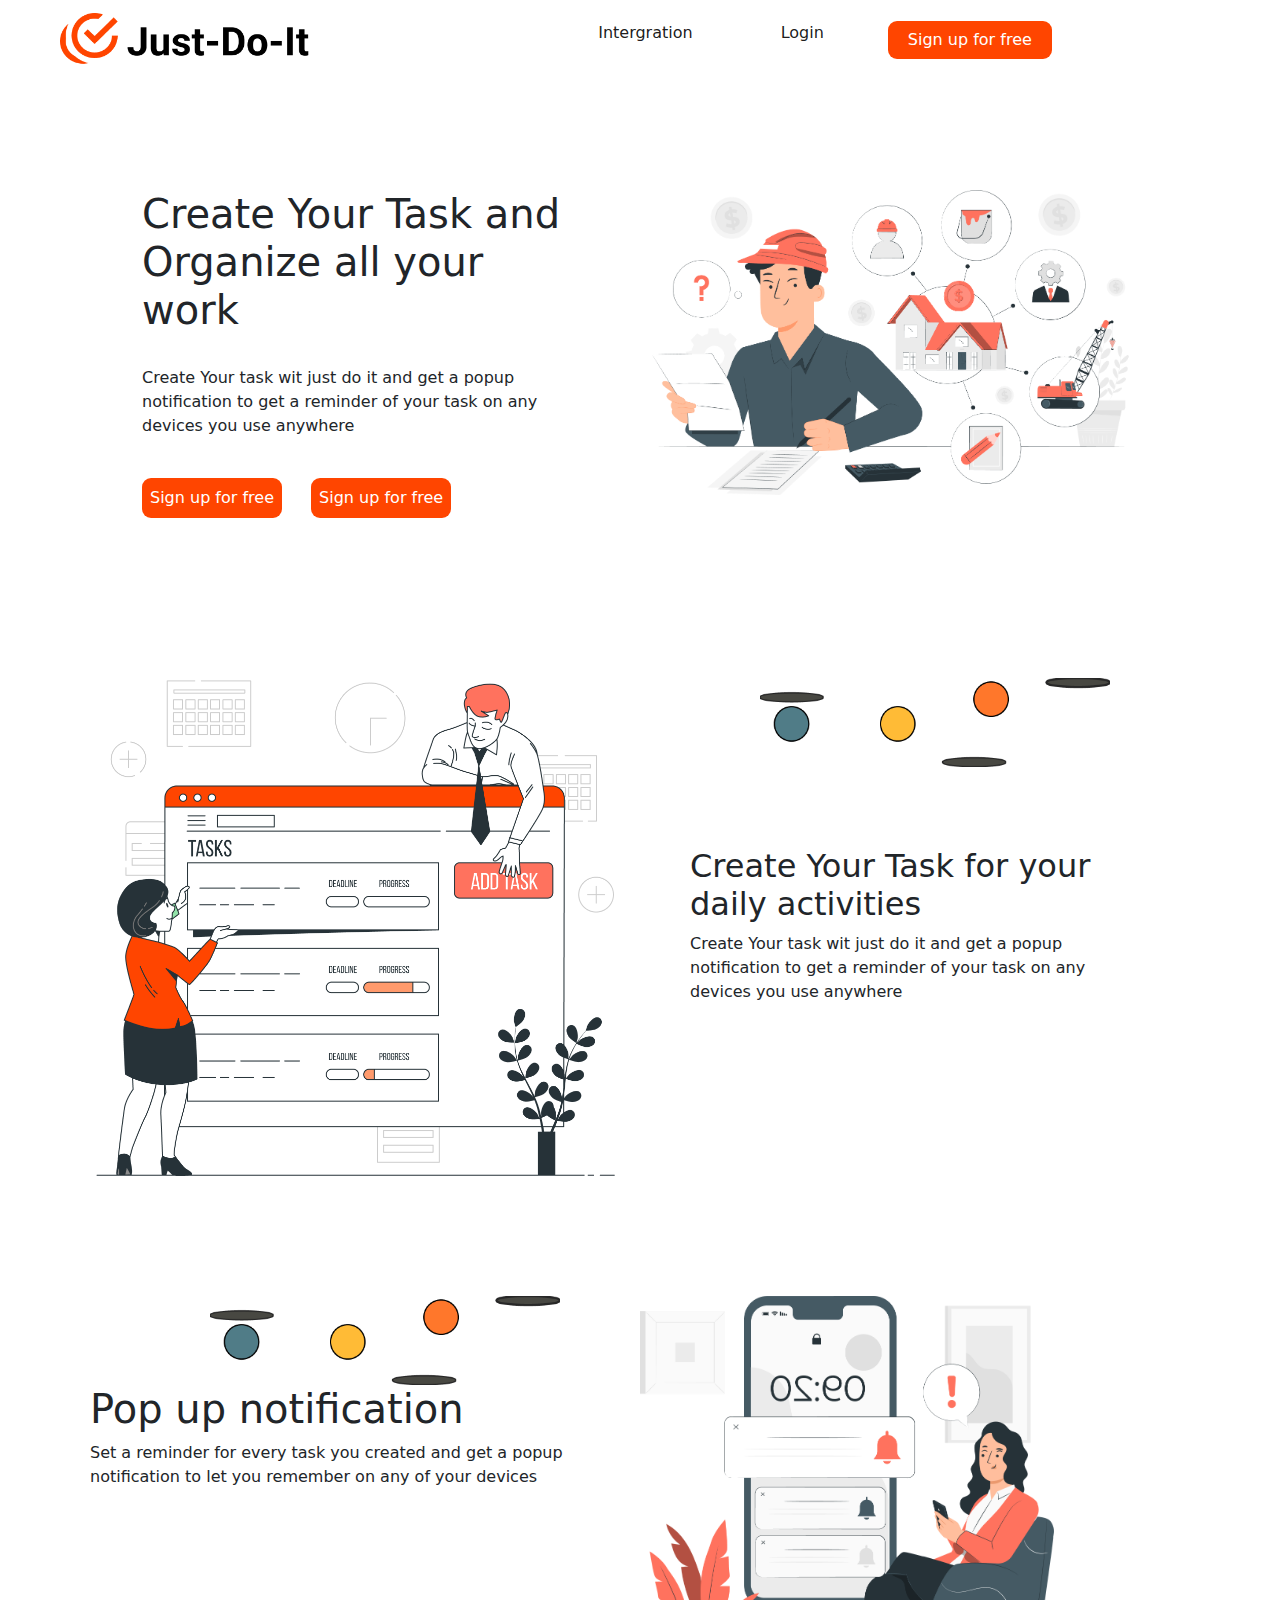
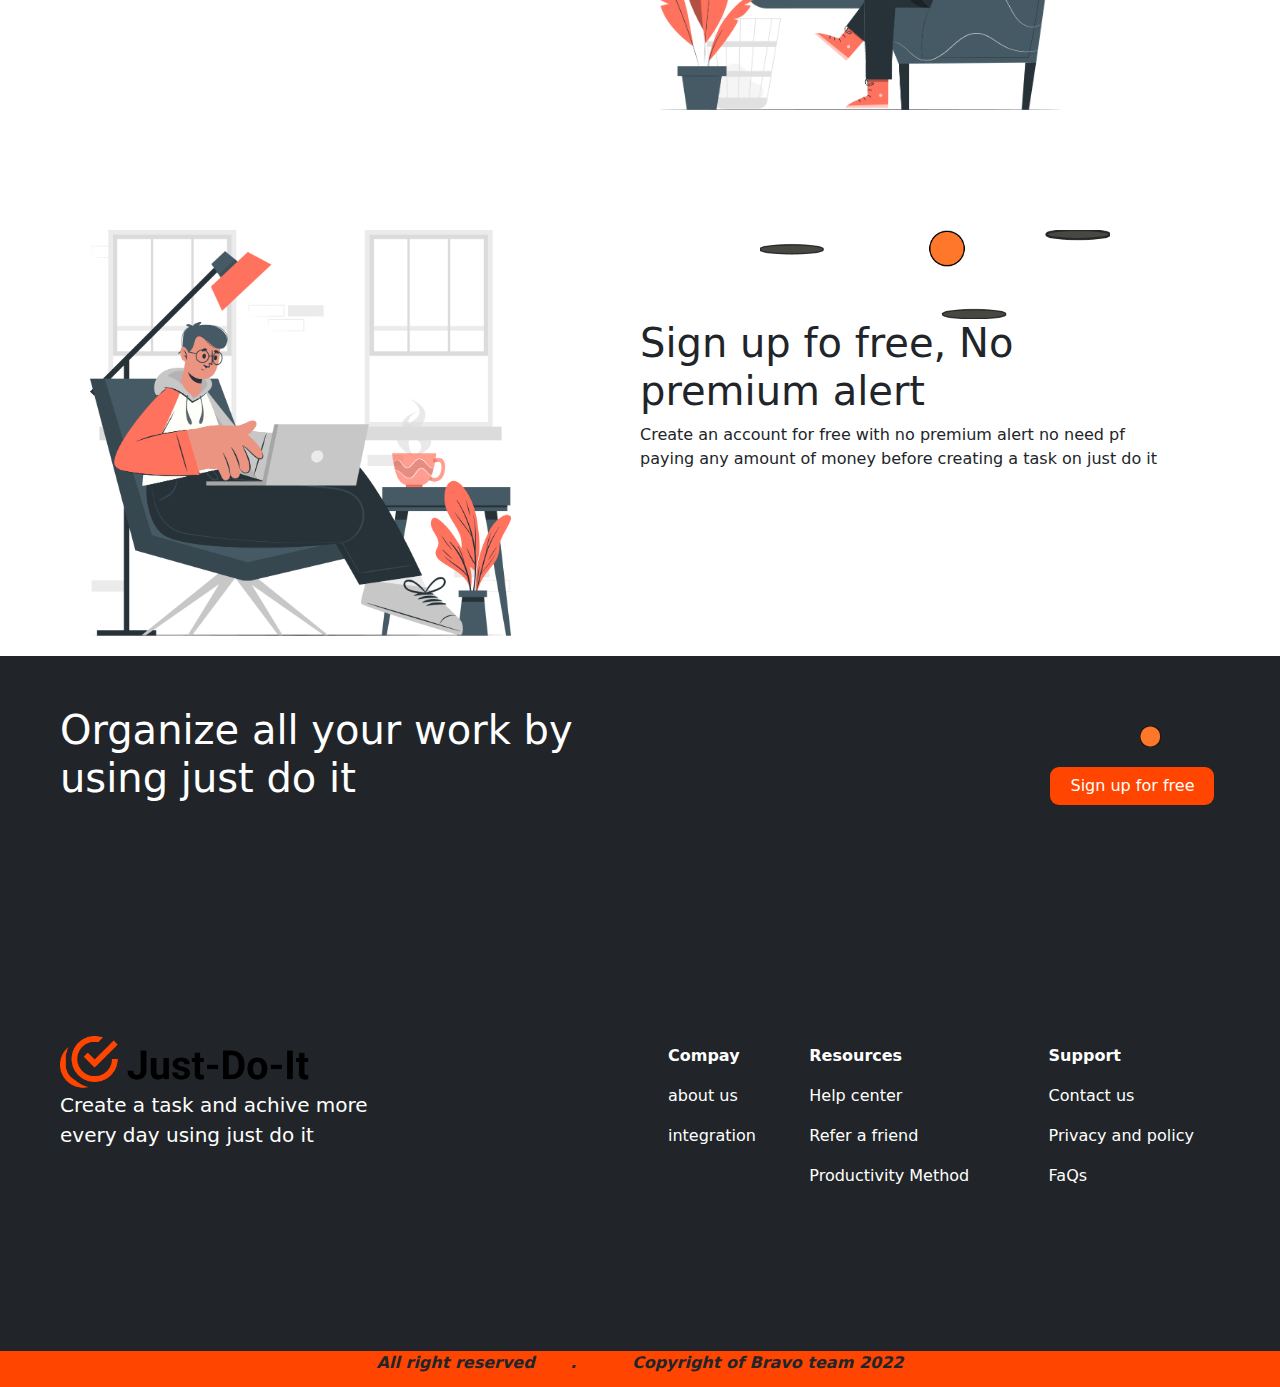
<file: Bravo/index.html>
<!DOCTYPE html>
<html lang="en">
<head>
    <meta charset="UTF-8">
    <meta http-equiv="X-UA-Compatible" content="IE=edge">
    <meta name="viewport" content="width=device-width, initial-scale=1.0">
    <title>Just Do it </title>
</head>
<link rel="stylesheet" href="./css/all.min.css">
<link rel="stylesheet" href="./css/bootstrap.css">
<link rel="stylesheet" href="./style.css">



<body>
    
        <nav class="navbar navbar-expand-lg " style="background-color: white;">
            <div class="container-fluid">
              <a class="navbar-brand mx-5" href="#"><img src="./images/Group 6.png" class="img-fluid"  style="width:250px;"   alt=""></a>
              <button class="navbar-toggler" type="button" data-bs-toggle="collapse" data-bs-target="#navbarNavAltMarkup" aria-controls="navbarNavAltMarkup" aria-expanded="false" aria-label="Toggle navigation">
                <span class="navbar-toggler-icon"></span>
              </button>
              <div class="collapse navbar-collapse " id="navbarNavAltMarkup">
                <div class="navbar-nav justify-content-space-around gap-4  ">
                  <a class="nav-link active mx-4" aria-current="page" href="#">Intergration</a>
                  <a class="nav-link  active mx-4" href="./sign-in.html">Login</a>
                  <a  class="nav-link active" href="./sign-up.html"> <button class="sign-up-btn" type="submit">Sign up for free</button></a>  
                </div>
              </div>
            </div>
          </nav>
          <div class="container">
                 <!-- first row -->
                 <div class="row two">
                  <div class="col col-lg-6 blue">
                    <div class="text">
                      <h1>Create Your Task and Organize all your work</h1> 
                      <br>
                      <p>Create Your task wit just do it and get a popup notification
                          to get a reminder of your task on any devices you use anywhere 
                      </p> <br> 
                      <button class="sign-up-btn p-2 " type="submit">Sign up for free</button>
                      <button class="sign-up-btn p-2 mx-4 " type="submit">Sign up for free</button>
                      </div>
                  </div>
                  <div class="col col-lg-6">
                    <img src="./images/pana6.png " class="img-fluid" style="width: 90%; margin-top:80px" alt="">
                  </div>
              <!-- Secod row  -->
            <div class="row two">
                <div class="col col-lg-6 blue">
                   <img src="./images/bro.png" class="img-fluid" alt="">
                </div>
                <div class="col col-lg-6">
                  <div>
                    <img src="./images/Group 50.png" class="img-fluid"    style="width: 350px;  margin-left: 120px;"      alt="">
                  </div>
                  <div class="text">
                    <h2>Create Your Task for your <span class="spa"      >daily activities</span> </h2>
                    <p>Create Your task wit just do it and get a popup notification
                        to get a reminder of your task on any devices you use anywhere 
                    </p>
                    </div>
                </div>
            </div>
             <!-- Third row -->
            <div class="row two">
             <div class="col col-lg-6">
               <div>
                 <img src="./images/Group 50.png" class="img-fluid"    style="width: 350px;  margin-left: 120px;"      alt="">
               </div>
               <div class="text2">
                 <h1>Pop up notification</h1>
                 <p>Set a reminder for every task you created and get a popup notification to let you remember on any of your devices  
                 </p>
                 </div>
                 </div>
                 <div class="col col-lg-6 blue">
                  <img src="./images/pana2.png"       style="width: 80%;" class="img-fluid" alt="">
               </div>
             </div>
              <!-- Fourth row -->
              <div class="row two">
                <div class="col col-lg-6 blue">
                   <img src="./images/pana4.png" class="img-fluid"      style="width: 80%;"     alt="">
                </div>
                <div class="col col-lg-6">
                  <div>
                    <img src="./images/Group 52.png" class="img-fluid"    style="width: 350px;  margin-left: 120px;"      alt="">
                  </div>
                  <div class="text2">
                    <h1>Sign up fo free, No premium alert</h1>
                    <p>Create an account for free with no premium alert no need pf paying any amount of money before  creating a task on just do it 
                    </p>
                    </div>
                </div>
            </div>         
          </div>
          </div>
           <!-- <Footer></Footer> -->

        <section  class="footer bg-dark">
          <div class="foot">
             <div class="foo" style="margin-left: 40px;" ><h1 style="margin-top:30px;">Organize all your work by  <br>  using just do it </h1></div>
             <div  class="foo" style="padding: 30px  0px 0px 400px ;"> 
              <img src="./IMGS/Group.png"   style="margin:20px 20px 20px 90px ; width:10%;"  alt=""> <br>
              <a href="./sign-up.html"><button class="sign-up-btn";" type="submit">Sign up for free</button></a> </div>
          </div>
          <div  class="foot">
            <div class="foo"  style="margin-left: 40px;">
              <img src="./images/Group 6.png" style="width: 250px;" alt="">
              <p class="fs-5">Create a task and achive more <br> every day using just do it</p>

            </div>
            <div class="foo">
             <table class="table table-borderless table-dark">
                <tr>
                  <th> Compay </th>
                  <th>Resources</th>
                  <th>Support</th>
                </tr>
                <tr>
                  <td>about us</td>
                  <td>Help center</td>
                  <td>Contact us</td>
                </tr>
                <tr>
                  <td>integration</td>
                  <td>Refer a friend</td>
                  <td>Privacy and policy</td>
                </tr>
                <tr>
                  <td></td>
                  <td>Productivity Method</td>
                  <td>FaQs</td>
                </tr>
              </table>
            </div>
          </div>
        </section>
        <!-- All right reserve -->
        <section class="all">
          <p>All right reserved   <span style="margin-left: 30px;">.</span>      <span style="margin-left:50px ;">Copyright of  Bravo team 2022</span></p> 
        </section>
</body>
</html>
</file>
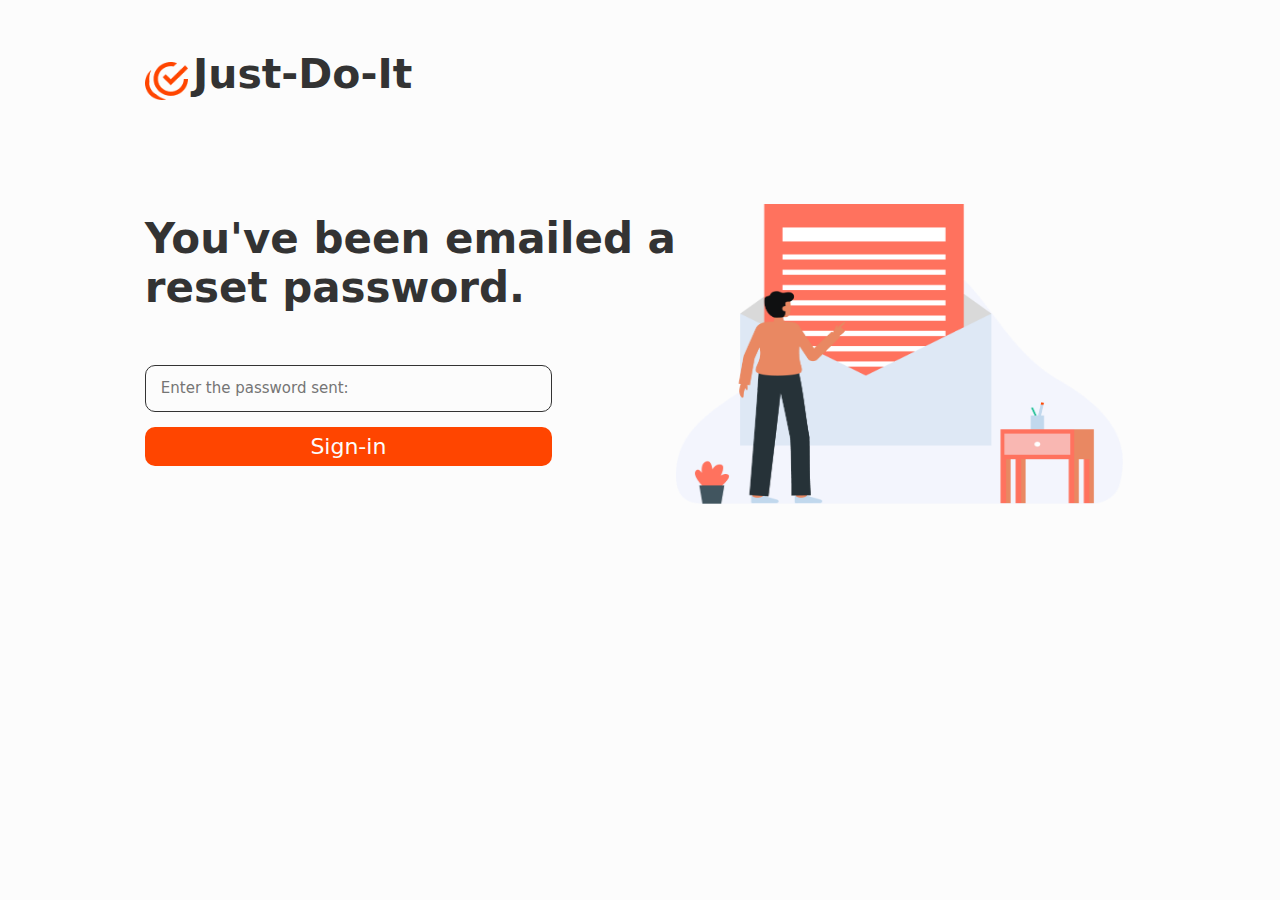
<file: Bravo/reset.html>
<!DOCTYPE html>
<html lang="en">
<head>
    <meta charset="UTF-8">
    <meta http-equiv="X-UA-Compatible" content="IE=edge">
    <meta name="viewport" content="width=device-width, initial-scale=1.0">
    <title>Document</title>
    <link rel="stylesheet" href="./sign-in.css">
</head>
<body>
    <Header>
        <div class="logo">

            <div class="logo-image">
                <img src="./IMGS/logo.png" alt="Todo logo">
            </div>

            <div class="logo-text">
                <a href="index.html" target="_self"><h3>Just-Do-It</h3></a>
            </div>
        </div>
    </Header>

    <section>
        <div id="sign-in" style="margin-top:70px;">
            <div class="sign-in-details">
                <form id="sign-in-form">
                    <h3>You've been emailed a  <br>  reset password.</h3>
                    <br><br>
                    <input 
                    type="text" 
                    name="content" 
                    id="content" 
                    placeholder="Enter the password sent:">
                    <button type="submit">Sign-in</button>
                </form>
            </div>

            <div class="sign-in-buttons">
             
            </div>
        </div>

        <div class="sign-in-image">
            <img src="./IMGS/reset password.png"  style="height: 75%;" alt="A lady signing in on her mobile device ">
        </div>
    </section>

</body>
</html>
</file>
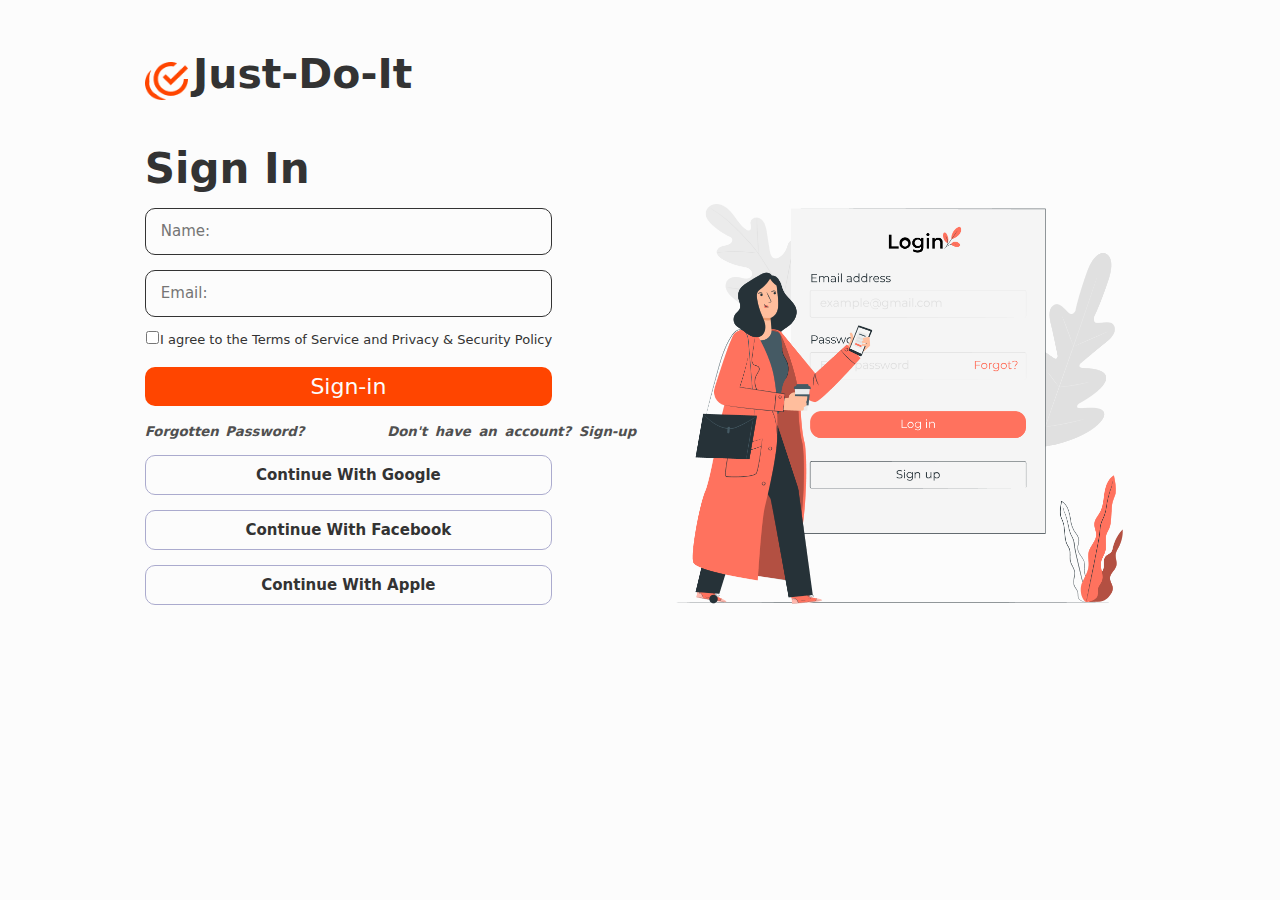
<file: Bravo/sign-in.html>
<!DOCTYPE html>
<html lang="en">
<head>
    <meta charset="UTF-8">
    <meta http-equiv="X-UA-Compatible" content="IE=edge">
    <meta name="viewport" content="width=device-width, initial-scale=1.0">
    <title>Hi! Log in Here.</title>
    <link rel="stylesheet" href="./sign-in.css">

</head>
<body>
    <Header>
        <div class="logo">

            <div class="logo-image">
                <img src="./IMGS/logo.png" alt="Todo logo">
            </div>

            <div class="logo-text">
                <a href="index.html" target="_self"><h3>Just-Do-It</h3></a>
            </div>
        </div>
    </Header>

    <section>
        <div id="sign-in">
            <div class="sign-in-details">
                <form id="sign-in-form">
                    <h3>Sign In</h3>
                    <input 
                    type="text" 
                    name="content" 
                    id="content" 
                    placeholder="Name:">
                    
                    <input 
                    type="email" 
                    name="content" 
                    id="content" 
                    placeholder="Email:">

                    <div id="agreement">
                    <p> <input type="checkbox" name="Agreement" >I agree to the Terms of Service and Privacy & Security Policy</p>
                    </div>

                    <button type="submit">Sign-in</button>
                </form>
               

                <h5><a href="./forgot password.html" target="_blank">Forgotten Password?</a> </h5>
                <h5> Don't have an account? <a href="sign-up.html" target="_blank">Sign-up</a></h5>
            </div>

            <div class="sign-in-buttons">
                <a href=""target="_blank"><button type="submit" class="google">Continue With Google</button></a>

                <a href="" target="_blank"><button type="submit" class="facebook">Continue With Facebook</button></a>

                <a href="" target="_blank"><button type="submit" class="Apple">Continue With Apple</button></a>
            </div>
        </div>

        <div class="sign-in-image">
            <img src="./IMGS/sign-in.png" alt="A lady signing in on her mobile device ">
        </div>
    </section>
    
</body>
</html>
</file>
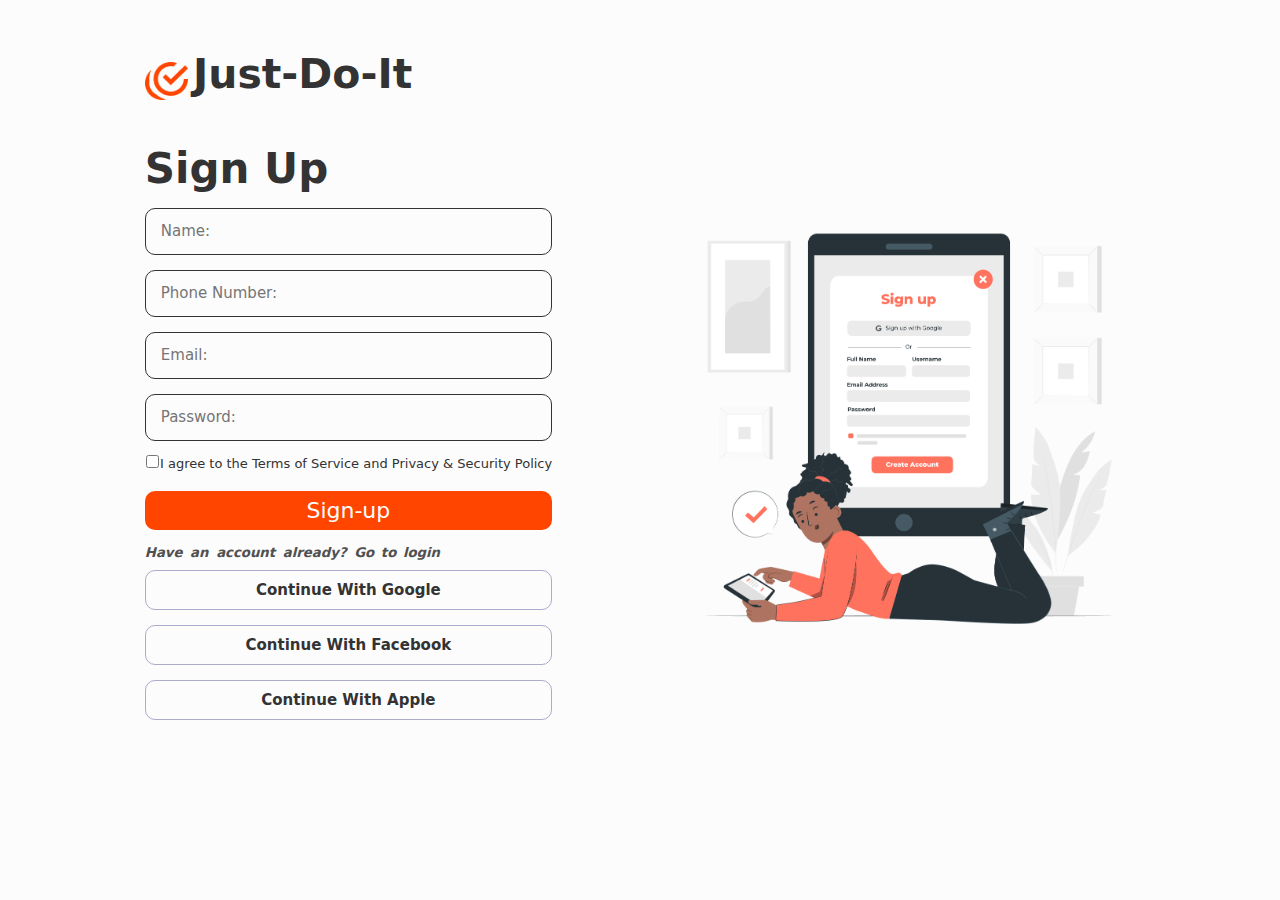
<file: Bravo/sign-up.html>
<!DOCTYPE html>
<html lang="en">
<head>
    <meta charset="UTF-8">
    <meta http-equiv="X-UA-Compatible" content="IE=edge">
    <meta name="viewport" content="width=device-width, initial-scale=1.0">
    <title>Welcome! sign-up here.</title>
    <link rel="stylesheet" href="./sign-up.css" />
</head>
<body>
    <Header>
        <div class="logo">

            <div class="logo-image">
                <img src="./IMGS/logo.png" alt="Todo logo">
            </div>

            <div class="logo-text">
                <a href="index.html" target="_self"><h3>Just-Do-It</h3></a>
            </div>
        </div>
    </Header>

    <section>
        <div id="sign-up">
            <div class="sign-up-details">
                <form id="sign-up-form">
                    <h3>Sign Up</h3>
                    <input 
                    type="text" 
                    name="content" 
                    id="content" 
                    placeholder="Name:">
                    
                    <input 
                    type="tel" 
                    name="content" 
                    id="content" 
                    placeholder="Phone Number:">
        
                    <input 
                    type="email" 
                    name="content" 
                    id="content" 
                    placeholder="Email:">
        
                    <input 
                    type="password" 
                    name="content" 
                    id="content" 
                    placeholder="Password:">

                    <p> <input type="checkbox" name="Agreement" id="agreement">I agree to the Terms of Service and Privacy & Security Policy</p>

                    <button type="submit">Sign-up</button>
                </form>

                <h5>Have an account already? <a href="sign-in.html" target="_blank">Go to login</a></h5>
            </div>
            
            <div class="sign-up-buttons">
                <a href=""target="_blank"><button type="submit" class="google">Continue With Google</button></a>
    
                <a href="" target="_blank"><button type="submit" class="facebook">Continue With Facebook</button></a>
    
                <a href="" target="_blank"><button type="submit" class="Apple">Continue With Apple</button></a>
            </div>
        </div>

        <div class="sign-up-image">
            <img src="./IMGS/sign-up.png" alt="A lady signing up on her mobile device ">
        </div>
    </section>
    
</body>
</html>
</file>
<file: Bravo/style.css>
.body{
    margin: 0;
    padding: 0;
}
.navbar{
    width: 100%;
   position: fixed;
   z-index: 1;
   margin-top: -100px;
 } 
.navbar-expand-lg .navbar-collapse {
    display: flex!important;
    justify-content: space-evenly;
    }
    .sign-up-btn{
        color: white;
        background-color: rgb(255, 69, 0);
        border: none;
        border-radius: 9px;
        padding: 7px 20px;
    }
    .sign-up-btn:hover{
        color: black;
        background: white;
        border: thin solid   rgb(255, 69, 0);
    }
    .container{
        font-family: system-ui, -apple-system, BlinkMacSystemFont, 'Segoe UI', Roboto, Oxygen, Ubuntu, Cantarell, 'Open Sans', 'Helvetica Neue', sans-serif;
    
        margin-top: 90px;
    }
    .red{
        text-align: center;
     padding: 30px;
    }
    .two{
        margin-top: 100px;
        padding: 10px;
    }
    .blue{
        background-color: white;
     display: flex;
     flex-direction: column;
     justify-content: space-between;
    }
    
    .text{
        padding: 50px;
        margin-top:30px;
    }
    .footer{
        height: 80vh;
        display: flex;
        flex-direction: column;
    }
    .foot{
        height: 40vh;
        display: flex;
        flex-direction: row;
        padding: 20px;
        color: white;
        /* background-color: black; */
    }
    .foo{
        width: 50%;
        height: 30vh;
    }
    table{
        cursor: pointer;
    }
    .all{
        font-style: italic;
        font-weight: bolder;
       width: 100%;
       background-color:  rgb(255, 69, 0); 
       height: 4vh;
       margin-top: -25px;
       text-align: center;
     
    }
</file>
<file: Bravo/sign-in.css>
:root{
    --primary: #FF4500;
    --dark: #333333;
    --light: #FCFCFC;
    --darker: #505050;
    --dim: #EEEEEE;
}

*{
    margin: 0;
    padding: 0;
    box-sizing: border-box;
    font-family: system-ui, -apple-system, BlinkMacSystemFont, 'Segoe UI', Roboto, Oxygen, Ubuntu, Cantarell, 'Open Sans', 'Helvetica Neue', sans-serif;
    
}

body{
    background: var(--light);
    color: var(--dark);
    padding: 10px;
    margin: 50px auto;
    margin-left: 100px;
}

a{
    text-decoration: none;
    color: var(--dark);
}

header{
    margin-bottom: 40px;
    margin-top: -10px;
    margin-left: 35px;
    
}
header .logo{
    display: flex;
    flex-direction: row;
    
}

.logo-image{
    margin-top: 12px;
}
.logo-image img{
    width: 85%;
    height: 90%;
}
.logo-text{
    text-decoration: none;
    color: var(--dark);
    font-size: 35px;
    margin-left: -3px;

}

section{
    display: flex;
    flex-direction: row;
    width: 100%;
    overflow: hidden;
    margin: 0% auto;
}

#sign-in{
    display: flex;
    flex-direction: column;
    width: 60%;
}

.sign-in-details{
    width: 90%;
    margin: 0% auto;
}

.sign-in-details h3{
    font-size: 42px;
    padding-bottom: 5px;
    margin-bottom: 10px;
}

.sign-in-details input{
    display: block;
    padding: 15px;
    width: 65%;
    margin-bottom: 15px;
    border-radius: 10px;
    border: var(--dark) 1px solid;
    background-color: var(--light);
}

.sign-in-details input::placeholder{
    font-size: 15px;
}

.sign-in-details input::after{
    background-color: var(--light);
}

.sign-in-details input:active{
    border: none;
}


.sign-in-details p{
    font-size: small;
    margin-bottom: 20px;
}

#agreement input{
    margin: -30px;
    margin-right: -30px;
    width: 12%;
    display: inline;
}


.sign-in-details button{
    padding: 7px;
    width: 65%;
    margin-bottom: 15px;
    border-radius: 10px;
    font-size: 22px;
    background-color: var(--primary);
    color: var(--light);
    border: none;
}

.sign-in-details button:hover{
    background-color: #d3420e;
    transition: 0.3s;
}

.sign-in-details h5{
    font-style: italic;
    word-spacing: 3px;
    color: var(--darker);
    display: inline;
    margin-right: 75px;
    margin-bottom: 20px;
}

.sign-in-details h5 a{
    font-style: italic;
    word-spacing: 2px;
    color: var(--darker);
}

.sign-in-details h5 a:active{
    color: blue;
}

.sign-in-details h5 a:hover{
    text-decoration: underline;
    font-size: medium;
}

.sign-in-buttons{
    width: 90%;
    margin: 0% auto;
    margin-top: 15px;

}

.sign-in-buttons button{
    padding: 10px;
    width: 65%;
    margin-bottom: 15px;
    border-radius: 10px;
    font-size: 15px;
    font-weight: 700;
    background-color: var(--light);
    color: var(--dark);
    border: rgb(171, 171, 206) 1px solid;
}
.sign-in-image{
    width: 35%;
    margin-left: -130px;
    margin-top: 60px;
    height: 400px;

}

.sign-in-image img{
    width: 110%;
    height: 100%;
}
</file>
<file: Bravo/sign-up.css>
:root{
    --primary: #FF4500;
    --dark: #333333;
    --light: #FCFCFC;
    --darker: #505050;
    --dim: #EEEEEE;
}

*{
    margin: 0;
    padding: 0;
    box-sizing: border-box;
    font-family: system-ui, -apple-system, BlinkMacSystemFont, 'Segoe UI', Roboto, Oxygen, Ubuntu, Cantarell, 'Open Sans', 'Helvetica Neue', sans-serif;
    
}

body{
    background: var(--light);
    color: var(--dark);
    padding: 10px;
    margin: 50px auto;
    margin-left: 100px;
}

a{
    text-decoration: none;
    color: var(--dark);
}

header{
    margin-bottom: 40px;
    margin-top: -10px;
    margin-left: 35px;
    
}
header .logo{
    display: flex;
    flex-direction: row;
    
}

.logo-image{
    margin-top: 12px;
}
.logo-image img{
    width: 85%;
    height: 90%;
}
.logo-text{
    text-decoration: none;
    color: var(--dark);
    font-size: 35px;
    margin-left: -3px;

}

section{
    display: flex;
    flex-direction: row;
    width: 100%;
    overflow: hidden;
    margin: 0% auto;
}

#sign-up{
    display: flex;
    flex-direction: column;
    width: 60%;
}

.sign-up-details{
    width: 90%;
    margin: 0% auto;
}

.sign-up-details h3{
    font-size: 42px;
    padding-bottom: 5px;
    margin-bottom: 10px;
}

.sign-up-details input{
    display: block;
    padding: 15px;
    width: 65%;
    margin-bottom: 15px;
    border-radius: 10px;
    border: var(--dark) 1px solid;
    background-color: var(--light);
}

.sign-up-details input::placeholder{
    font-size: 15px;
}

.sign-up-details input::after{
    background-color: var(--light);
}

.sign-up-details input:active{
    border: none;
}


.sign-up-details p{
    font-size: small;
    margin-bottom: 20px;
}

.sign-up-details p #agreement{
    margin: -30px;
    margin-right: -30px;
    width: 12%;
    display: inline;
}

.sign-up-details button{
    padding: 7px;
    width: 65%;
    margin-bottom: 15px;
    border-radius: 10px;
    font-size: 22px;
    background-color: var(--primary);
    color: var(--light);
    border: none;
}

.sign-up-details button:hover{
    background-color: #d3420e;
    transition: 0.3s;
}

.sign-up-details h5{
    font-style: italic;
    word-spacing: 3px;
    color: var(--darker);
    margin-bottom: 10px;
}

.sign-up-details h5 a{
    font-style: italic;
    word-spacing: 2px;
    color: var(--darker);

}

.sign-up-details h5 a:active{
    color: blue;
}

.sign-up-details h5 a:hover{
    text-decoration: underline;
    font-size: medium;
}

.sign-up-buttons{
    width: 90%;
    margin: 0% auto;

}

.sign-up-buttons button{
    padding: 10px;
    width: 65%;
    margin-bottom: 15px;
    border-radius: 10px;
    font-size: 15px;
    font-weight: 700;
    background-color: var(--light);
    color: var(--dark);
    border: rgb(171, 171, 206) 1px solid;
}

.sign-up-image{
    width: 35%;
    margin-left: -100px;
    margin-top: 80px;
    height: 400px;
}

.sign-up-image img{
    width: 100%;
    height: 100%;
}
</file>
